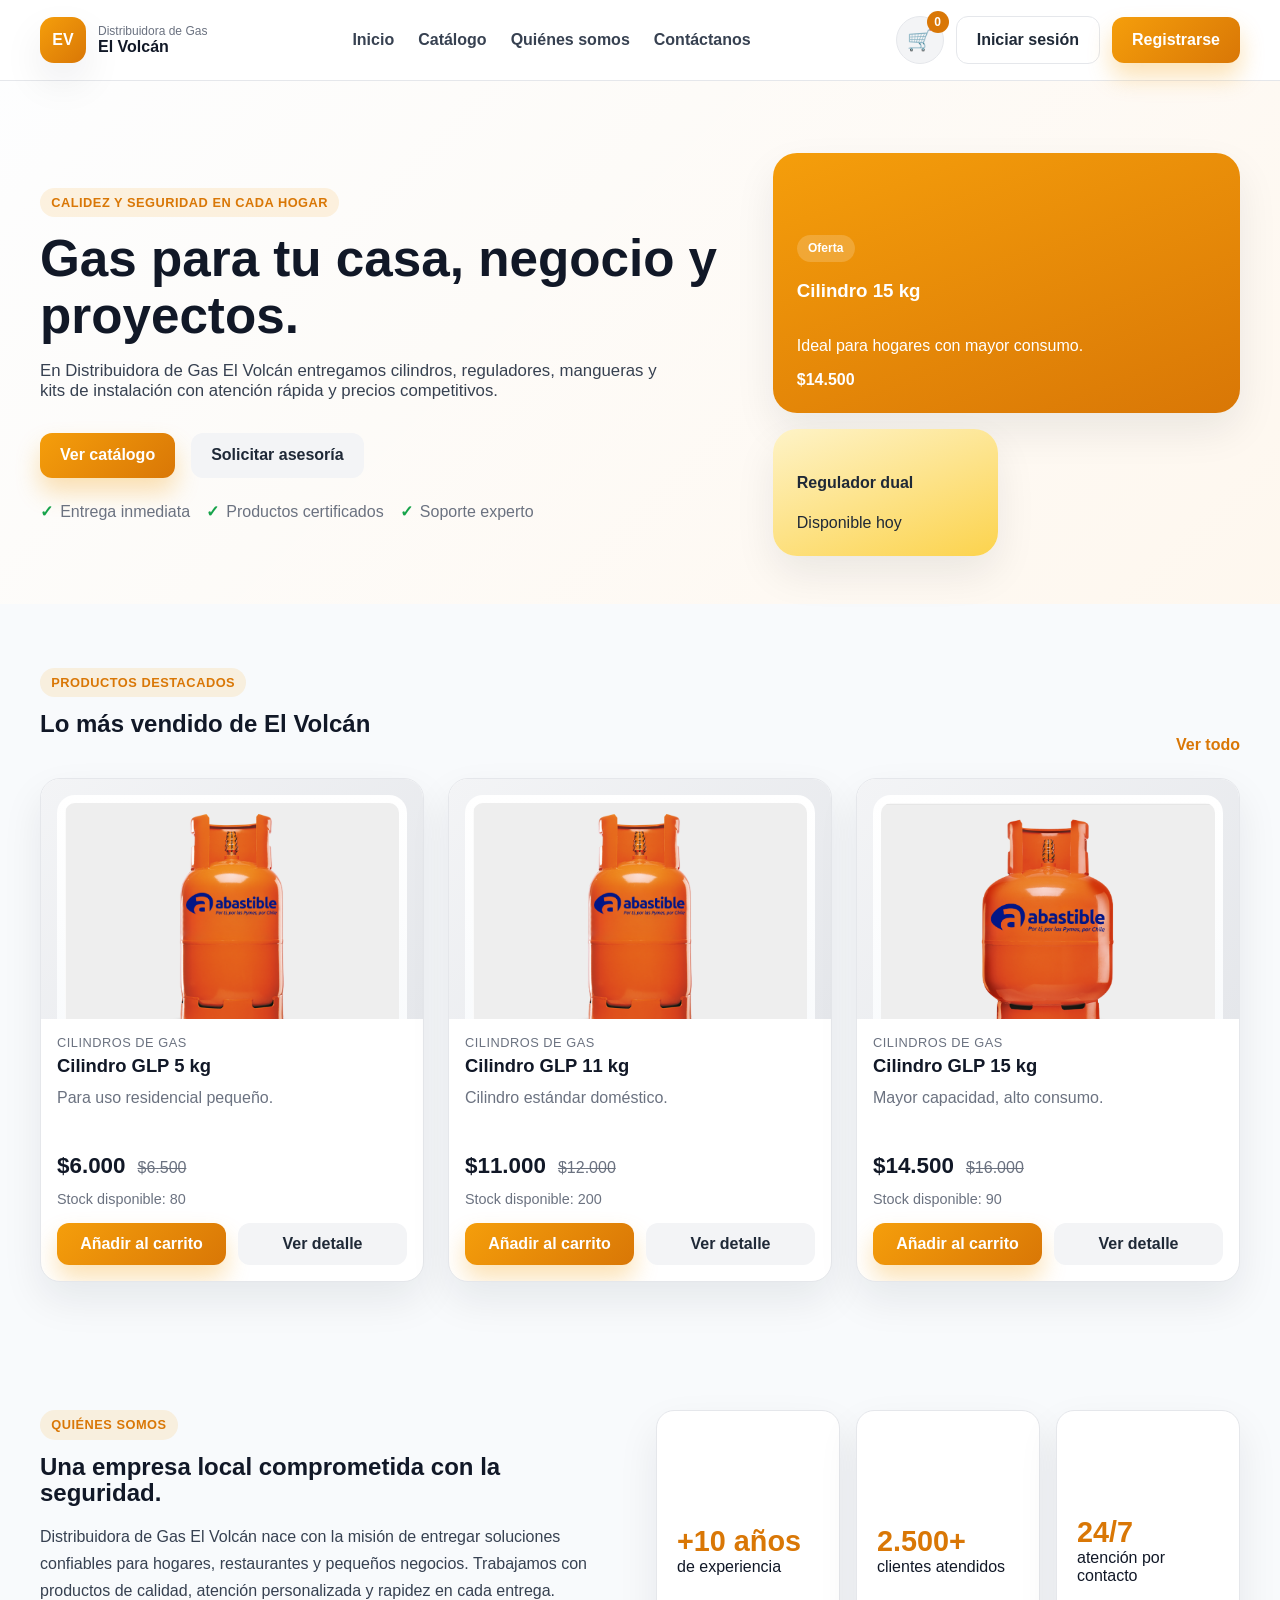
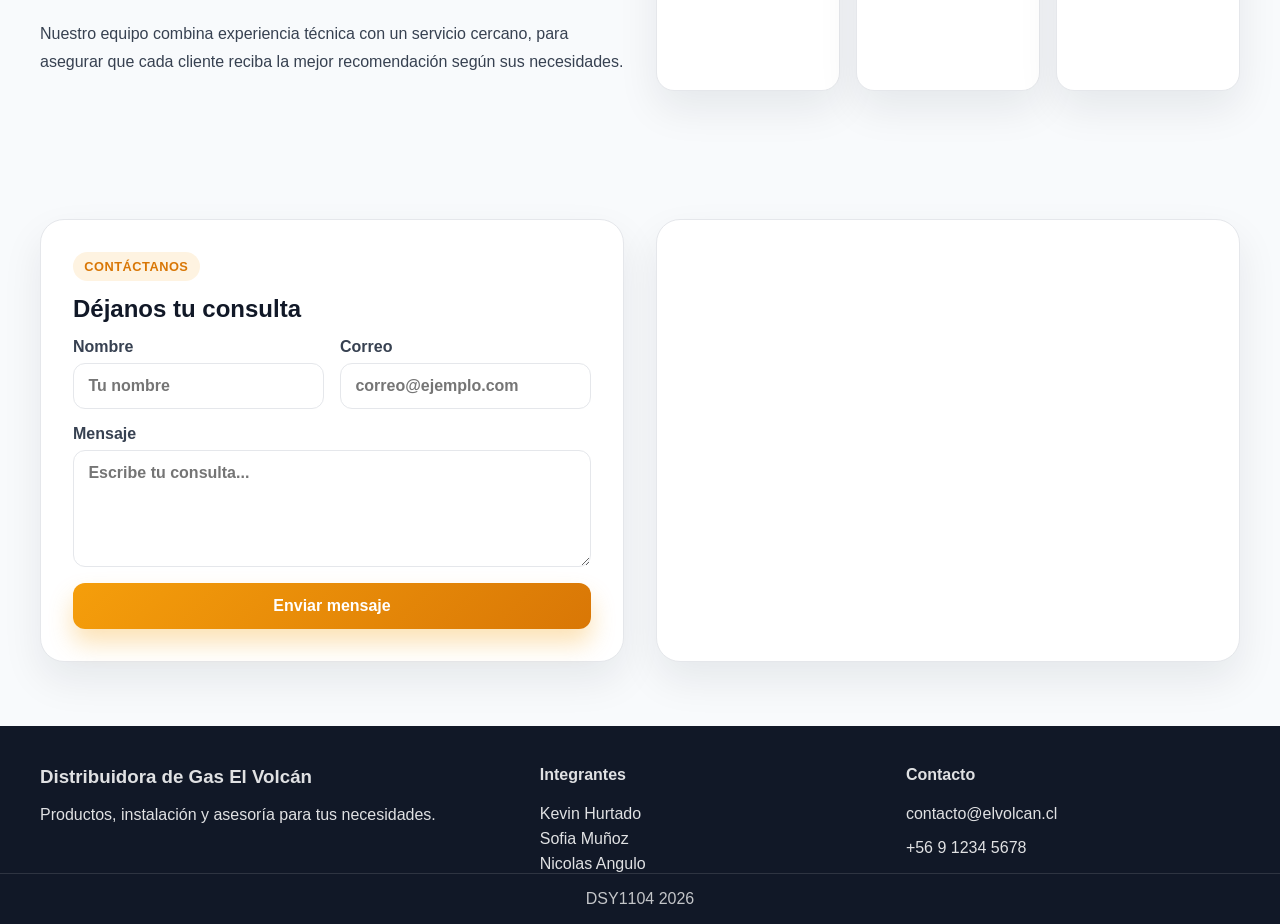
<file: index.html>
<!DOCTYPE html>
<html lang="es">
  <head>
    <meta charset="UTF-8" />
    <meta name="viewport" content="width=device-width, initial-scale=1.0" />
    <title>El Volcán | Distribuidora de Gas</title>
    <link rel="stylesheet" href="assets/css/styles.css" />
  </head>
  <body data-page="index">

    <!-- Este bloque es la parte de arriba de la página.
         Aquí está el logo, el menú y los botones para entrar o ir al carrito.
         Si lo quitaras, la página perdería su navegación principal y sería más difícil moverse entre secciones. -->
    <header class="site-header">
      <div class="container nav-wrap">
        <div class="brand" aria-label="Distribuidora de Gas El Volcán">
          <div class="brand-mark">EV</div>
          <div class="brand-text">
            <span>Distribuidora de Gas</span>
            <strong>El Volcán</strong>
          </div>
        </div>

        <nav class="main-nav" aria-label="Navegación principal">
          <a href="index.html">Inicio</a>
          <a href="catalogo.html">Catálogo</a>
          <a href="#about">Quiénes somos</a>
          <a href="#contact">Contáctanos</a>
        </nav>

        <div class="nav-actions">
          <a href="carrito.html" class="cart-link" aria-label="Ver carrito">
            <span class="cart-icon">🛒</span>
            <span id="cart-count" class="cart-count">0</span>
          </a>
          <a href="login.html" class="btn btn-light">Iniciar sesión</a>
          <a href="registro.html" class="btn btn-primary">Registrarse</a>
        </div>
      </div>
    </header>

    <main>

      <!-- Esta es la primera sección que ves al entrar.
           Sirve para presentar la página y decirle al usuario qué vende la tienda.
           Esta parte ayuda a que la persona entienda rápidamente de qué trata el sitio. -->
      <section class="hero">
        <div class="container hero-grid">
          <div class="hero-copy">
            <span class="eyebrow">Calidez y seguridad en cada hogar</span>
            <h1>Gas para tu casa, negocio y proyectos.</h1>
            <p>
              En Distribuidora de Gas El Volcán entregamos cilindros, reguladores,
              mangueras y kits de instalación con atención rápida y precios competitivos.
            </p>
            <div class="hero-actions">
              <a href="catalogo.html" class="btn btn-primary">Ver catálogo</a>
              <a href="#contact" class="btn btn-secondary">Solicitar asesoría</a>
            </div>
            <ul class="hero-features">
              <li>Entrega inmediata</li>
              <li>Productos certificados</li>
              <li>Soporte experto</li>
            </ul>
          </div>

          <div class="hero-visual" aria-label="Productos destacados de gas">
            <div class="visual-card visual-card-large">
              <span class="card-badge">Oferta</span>
              <h3>Cilindro 15 kg</h3>
              <p>Ideal para hogares con mayor consumo.</p>
              <strong>$14.500</strong>
            </div>
            <div class="visual-card visual-card-small">
              <h4>Regulador dual</h4>
              <span>Disponible hoy</span>
            </div>
          </div>
        </div>
      </section>

      <!-- Aquí se muestran los productos más importantes o más vendidos.
           Es como una vitrina para llamar la atención del cliente.
           Si esta sección desapareciera, el usuario no vería de inmediato lo que la tienda quiere destacar. -->
      <section class="featured-section">
        <div class="container">
          <div class="section-header">
            <div>
              <span class="eyebrow accent">Productos destacados</span>
              <h2>Lo más vendido de El Volcán</h2>
            </div>
            <a href="catalogo.html" class="text-link">Ver todo</a>
          </div>
          <div id="featured-products" class="product-grid"></div>
        </div>
      </section>

      <!-- Esta parte habla de la empresa.
           Explica quiénes son y por qué se puede confiar en ellos.
           Esto ayuda a crear confianza y a que el cliente entienda la historia de la marca. -->
      <section id="about" class="about-section">
        <div class="container about-grid">
          <div class="about-copy">
            <span class="eyebrow accent">Quiénes somos</span>
            <h2>Una empresa local comprometida con la seguridad.</h2>
            <p>
              Distribuidora de Gas El Volcán nace con la misión de entregar soluciones
              confiables para hogares, restaurantes y pequeños negocios. Trabajamos con
              productos de calidad, atención personalizada y rapidez en cada entrega.
            </p>
            <p>
              Nuestro equipo combina experiencia técnica con un servicio cercano, para
              asegurar que cada cliente reciba la mejor recomendación según sus necesidades.
            </p>
          </div>

          <div class="about-stats">
            <div class="stat-box">
              <strong>+10 años</strong>
              <span>de experiencia</span>
            </div>
            <div class="stat-box">
              <strong>2.500+</strong>
              <span>clientes atendidos</span>
            </div>
            <div class="stat-box">
              <strong>24/7</strong>
              <span>atención por contacto</span>
            </div>
          </div>
        </div>
      </section>

      <!-- Aquí el usuario puede escribir una consulta.
           También se ve un mapa para saber dónde está la empresa.
           Si este bloque se quitara, el cliente tendría menos formas de comunicarse con la tienda. -->
      <section id="contact" class="contact-section">
        <div class="container contact-grid">
          <div class="contact-form-wrap">
            <span class="eyebrow accent">Contáctanos</span>
            <h2>Déjanos tu consulta</h2>
            <form class="contact-form">
              <div class="form-row two-columns">
                <label>
                  Nombre
                  <input type="text" placeholder="Tu nombre" />
                </label>
                <label>
                  Correo
                  <input type="email" placeholder="correo@ejemplo.com" />
                </label>
              </div>
              <label>
                Mensaje
                <textarea rows="5" placeholder="Escribe tu consulta..."></textarea>
              </label>
              <button type="submit" class="btn btn-primary">Enviar mensaje</button>
            </form>
          </div>

          <div class="map-card">
            <iframe
              src="https://www.google.com/maps?q=Santiago%20Chile&output=embed"
              loading="lazy"
              referrerpolicy="no-referrer-when-downgrade"
              title="Mapa de ubicación"
            ></iframe>
          </div>
        </div>
      </section>
    </main>

    <!-- Este es el final de la página.
         Aquí se pone información extra como contacto y los nombres de los integrantes. -->
    <footer class="site-footer">
      <div class="container footer-grid">
        <div>
          <h3>Distribuidora de Gas El Volcán</h3>
          <p>Productos, instalación y asesoría para tus necesidades.</p>
        </div>

        <div>
          <h4>Integrantes</h4>
          <ul>
            <li>Kevin Hurtado</li>
            <li>Sofia Muñoz</li>
            <li>Nicolas Angulo</li>
          </ul>
        </div>

        <div>
          <h4>Contacto</h4>
          <p>contacto@elvolcan.cl</p>
          <p>+56 9 1234 5678</p>
        </div>
      </div>
      <div class="footer-bottom">DSY1104 2026</div>
    </footer>

    <script src="js/storage.js"></script>
    <script src="js/catalog.js"></script>
    <script src="js/cart.js"></script>
    <script src="js/app.js"></script>
  </body>
</html>
</file>
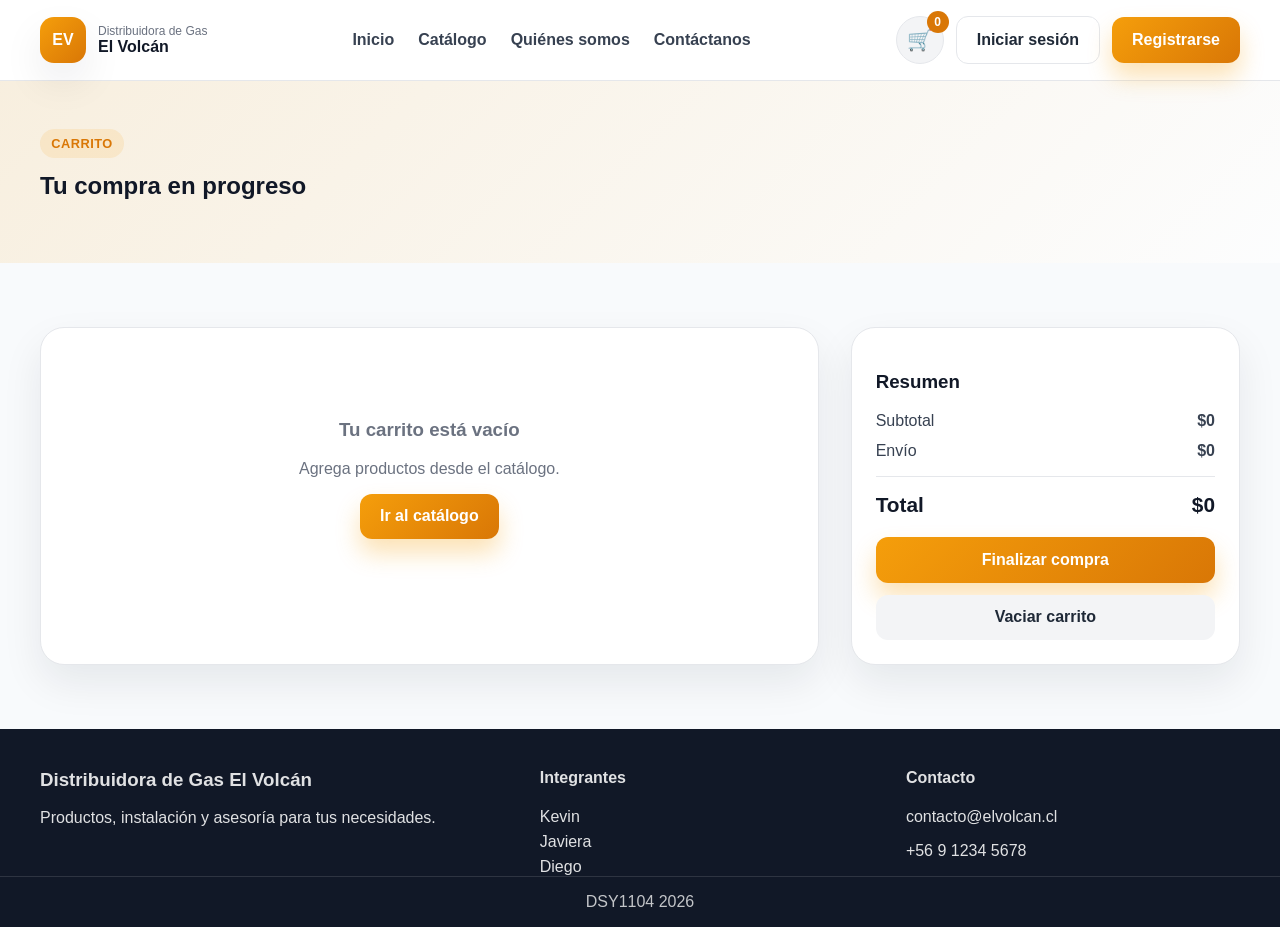
<file: carrito.html>
<!DOCTYPE html>
<html lang="es">
  <head>
    <meta charset="UTF-8" />
    <meta name="viewport" content="width=device-width, initial-scale=1.0" />
    <title>Carrito | El Volcán</title>
    <link rel="stylesheet" href="assets/css/styles.css" />
  </head>
  <body data-page="carrito">

    <!-- Esta es la parte de arriba.
         Aquí se coloca el menú para ir a otras páginas del sitio.
         Si esta parte faltara, el usuario no podría volver fácilmente al catálogo o inicio. -->
    <header class="site-header">
      <div class="container nav-wrap">
        <div class="brand" aria-label="Distribuidora de Gas El Volcán">
          <div class="brand-mark">EV</div>
          <div class="brand-text">
            <span>Distribuidora de Gas</span>
            <strong>El Volcán</strong>
          </div>
        </div>

        <nav class="main-nav" aria-label="Navegación principal">
          <a href="index.html">Inicio</a>
          <a href="catalogo.html">Catálogo</a>
          <a href="index.html#about">Quiénes somos</a>
          <a href="index.html#contact">Contáctanos</a>
        </nav>

        <div class="nav-actions">
          <a href="carrito.html" class="cart-link" aria-label="Ver carrito">
            <span class="cart-icon">🛒</span>
            <span id="cart-count" class="cart-count">0</span>
          </a>
          <a href="login.html" class="btn btn-light">Iniciar sesión</a>
          <a href="registro.html" class="btn btn-primary">Registrarse</a>
        </div>
      </div>
    </header>

    <main>

      <!-- Esta seccion dice que estamos en la página del carrito.
           Es como el título de esa etapa de la compra.
           Sirve para dejar claro que ya estamos en la parte donde se prepara el pedido. -->
      <section class="page-hero small-hero">
        <div class="container">
          <span class="eyebrow accent">Carrito</span>
          <h1>Tu compra en progreso</h1>
        </div>
      </section>

      <!-- Aquí se ve lo que el usuario ha agregado al carrito.
           A la izquierda aparecen los productos y a la derecha el resumen del total.
           Es la parte más importante de esta página porque muestra exactamente qué se va a comprar. -->
      <section class="featured-section">
        <div class="container cart-layout">
          <div class="cart-card">
            <div id="cart-items"></div>
          </div>

          <aside class="summary-box">
            <h3>Resumen</h3>
            <div class="summary-row">
              <span>Subtotal</span>
              <strong id="subtotal">$0</strong>
            </div>
            <div class="summary-row">
              <span>Envío</span>
              <strong id="shipping">$0</strong>
            </div>
            <div class="summary-total">
              <span>Total</span>
              <span id="total">$0</span>
            </div>
            <div class="summary-actions">
              <button id="checkout-btn" class="btn btn-primary">Finalizar compra</button>
              <button id="clear-cart-btn" class="btn btn-secondary">Vaciar carrito</button>
            </div>
          </aside>
        </div>
      </section>
    </main>

    <!-- Este bloque es el final de la página.
         Aquí aparecen los datos de contacto y la información de la empresa. -->
    <footer class="site-footer">
      <div class="container footer-grid">
        <div>
          <h3>Distribuidora de Gas El Volcán</h3>
          <p>Productos, instalación y asesoría para tus necesidades.</p>
        </div>
        <div>
          <h4>Integrantes</h4>
          <ul>
            <li>Kevin</li>
            <li>Javiera</li>
            <li>Diego</li>
          </ul>
        </div>
        <div>
          <h4>Contacto</h4>
          <p>contacto@elvolcan.cl</p>
          <p>+56 9 1234 5678</p>
        </div>
      </div>
      <div class="footer-bottom">DSY1104 2026</div>
    </footer>

    <script src="js/storage.js"></script>
    <script src="js/catalog.js"></script>
    <script src="js/cart.js"></script>
    <script src="js/app.js"></script>
  </body>
</html>
</file>
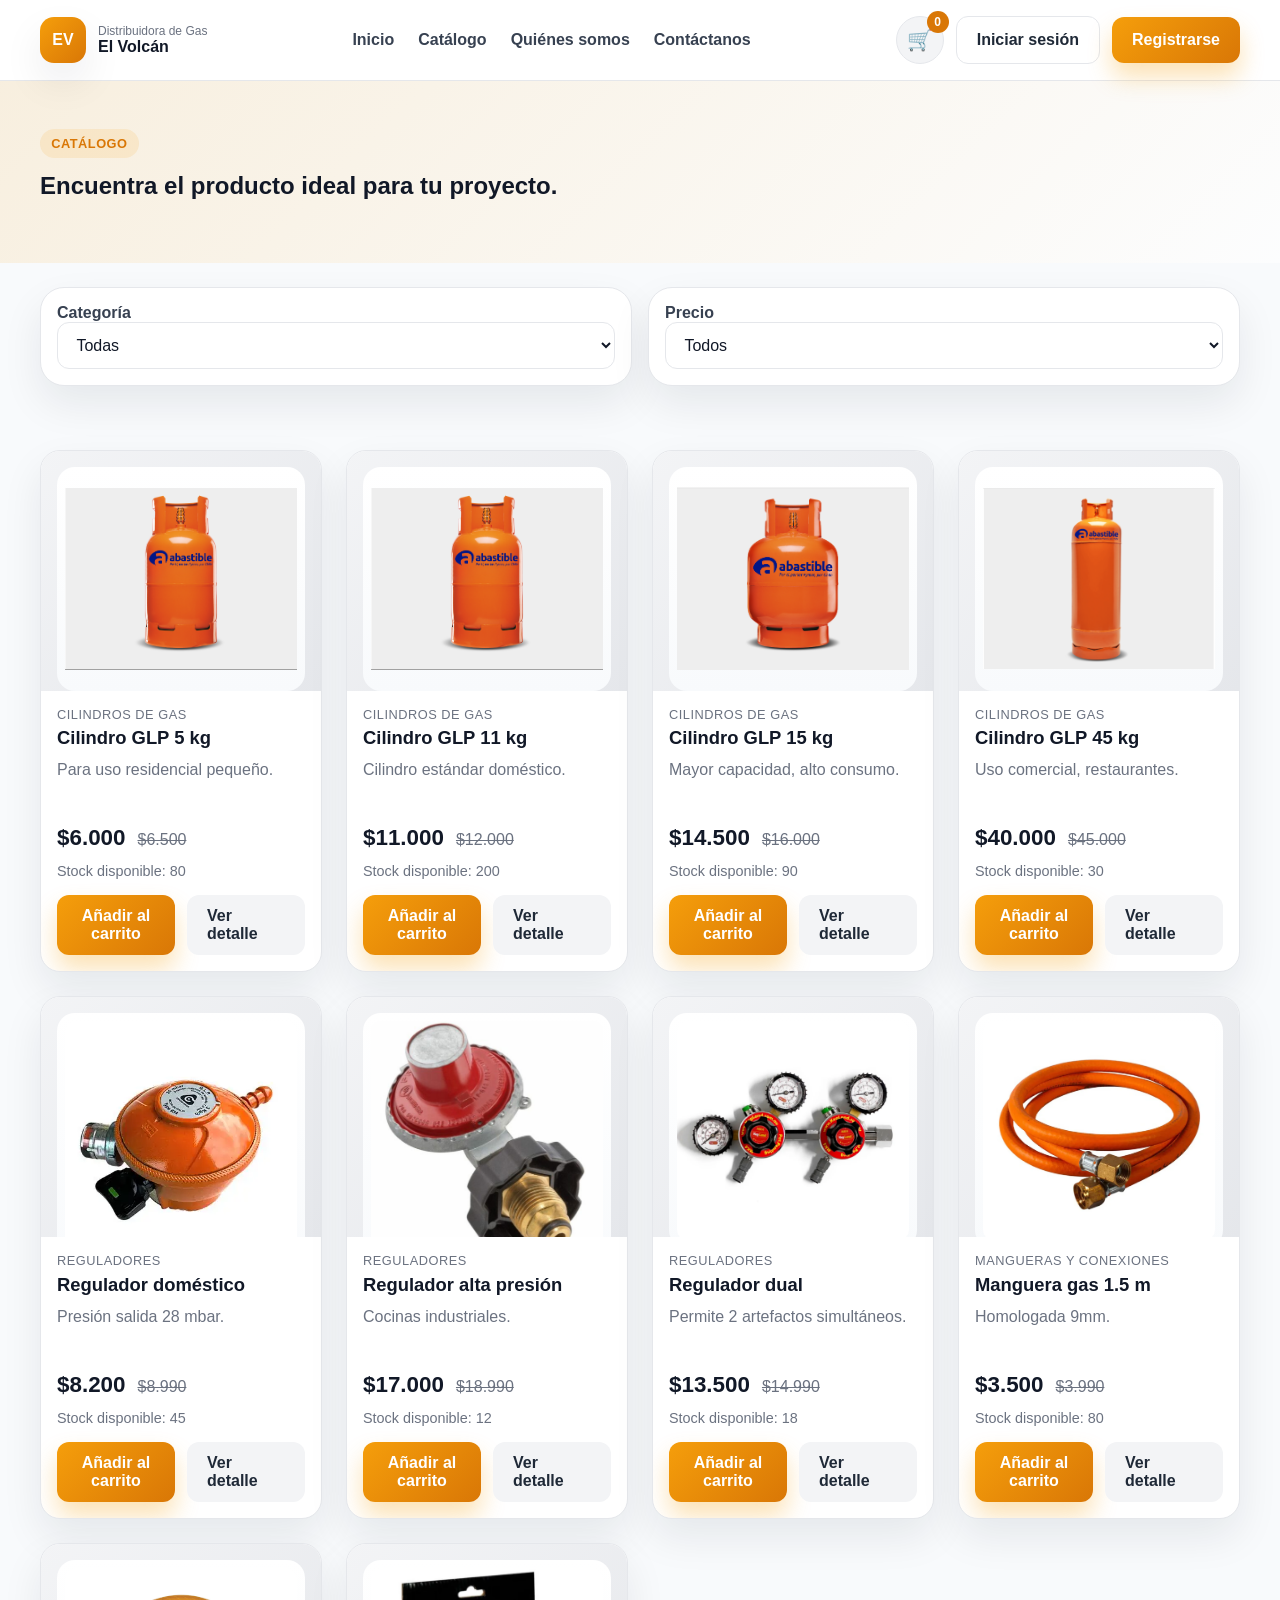
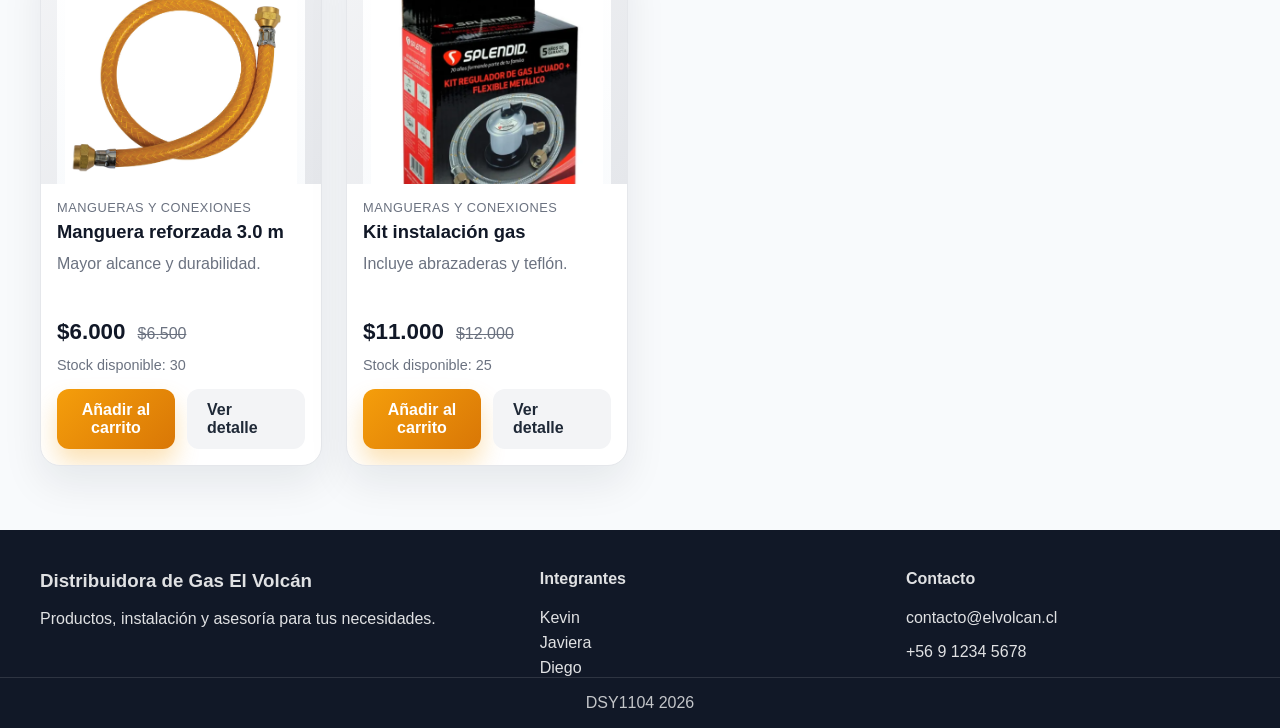
<file: catalogo.html>
<!DOCTYPE html>
<html lang="es">
  <head>
    <meta charset="UTF-8" />
    <meta name="viewport" content="width=device-width, initial-scale=1.0" />
    <title>Catálogo | El Volcán</title>
    <link rel="stylesheet" href="assets/css/styles.css" />
  </head>
  <body data-page="catalogo">

    <!-- Este bloque se repite en varias páginas.
         Es la barra de navegación que ayuda a moverse entre secciones.
         Si lo cambiaras, todas las páginas podrían quedar con una forma distinta de navegar. -->
    <header class="site-header">
      <div class="container nav-wrap">
        <div class="brand" aria-label="Distribuidora de Gas El Volcán">
          <div class="brand-mark">EV</div>
          <div class="brand-text">
            <span>Distribuidora de Gas</span>
            <strong>El Volcán</strong>
          </div>
        </div>

        <nav class="main-nav" aria-label="Navegación principal">
          <a href="index.html">Inicio</a>
          <a href="catalogo.html">Catálogo</a>
          <a href="index.html#about">Quiénes somos</a>
          <a href="index.html#contact">Contáctanos</a>
        </nav>

        <div class="nav-actions">
          <a href="carrito.html" class="cart-link" aria-label="Ver carrito">
            <span class="cart-icon">🛒</span>
            <span id="cart-count" class="cart-count">0</span>
          </a>
          <a href="login.html" class="btn btn-light">Iniciar sesión</a>
          <a href="registro.html" class="btn btn-primary">Registrarse</a>
        </div>
      </div>
    </header>

    <main>

      <!-- Esta sección sirve como encabezado del catálogo.
           Aquí se ve el título de la página y se da una primera idea del contenido.
           Es como el cartel que le dice al usuario en qué parte de la tienda está ahora. -->
      <section class="page-hero small-hero">
        <div class="container">
          <span class="eyebrow accent">Catálogo</span>
          <h1>Encuentra el producto ideal para tu proyecto.</h1>
        </div>
      </section>

      <!-- Aquí el usuario puede elegir cómo quiere ver los productos.
           Puede filtrar por categoría o por precio para encontrar algo más rápido.
           Esto ayuda mucho porque evita que el cliente tenga que revisar todos los productos uno por uno. -->
      <section class="catalog-filters">
        <div class="container filters-wrap">
          <div class="filter-card">
            <label for="category-filter">Categoría</label>
            <select id="category-filter">
              <option value="all">Todas</option>
            </select>
          </div>

          <div class="filter-card">
            <label for="price-filter">Precio</label>
            <select id="price-filter">
              <option value="all">Todos</option>
              <option value="0-10000">Hasta $10.000</option>
              <option value="10001-20000">$10.001 - $20.000</option>
              <option value="20001-30000">$20.001 - $30.000</option>
              <option value="30001-999999">Más de $30.000</option>
            </select>
          </div>
        </div>
      </section>

      <!-- Aquí se muestran los productos que cumplen con los filtros.
           Esta parte se llena con JavaScript, por eso no aparece escrita directamente en el HTML.
           Si esta zona no se llenara, la página se vería vacía o incompleta. -->
      <section class="catalog-section">
        <div class="container">
          <div id="catalog-grid" class="product-grid"></div>
        </div>
      </section>
    </main>

    <!-- Este es el final de la página.
         Se usa para mostrar información de la empresa y datos de contacto. -->
    <footer class="site-footer">
      <div class="container footer-grid">
        <div>
          <h3>Distribuidora de Gas El Volcán</h3>
          <p>Productos, instalación y asesoría para tus necesidades.</p>
        </div>
        <div>
          <h4>Integrantes</h4>
          <ul>
            <li>Kevin</li>
            <li>Javiera</li>
            <li>Diego</li>
          </ul>
        </div>
        <div>
          <h4>Contacto</h4>
          <p>contacto@elvolcan.cl</p>
          <p>+56 9 1234 5678</p>
        </div>
      </div>
      <div class="footer-bottom">DSY1104 2026</div>
    </footer>

    <script src="js/storage.js"></script>
    <script src="js/catalog.js"></script>
    <script src="js/cart.js"></script>
    <script src="js/app.js"></script>
  </body>
</html>
</file>
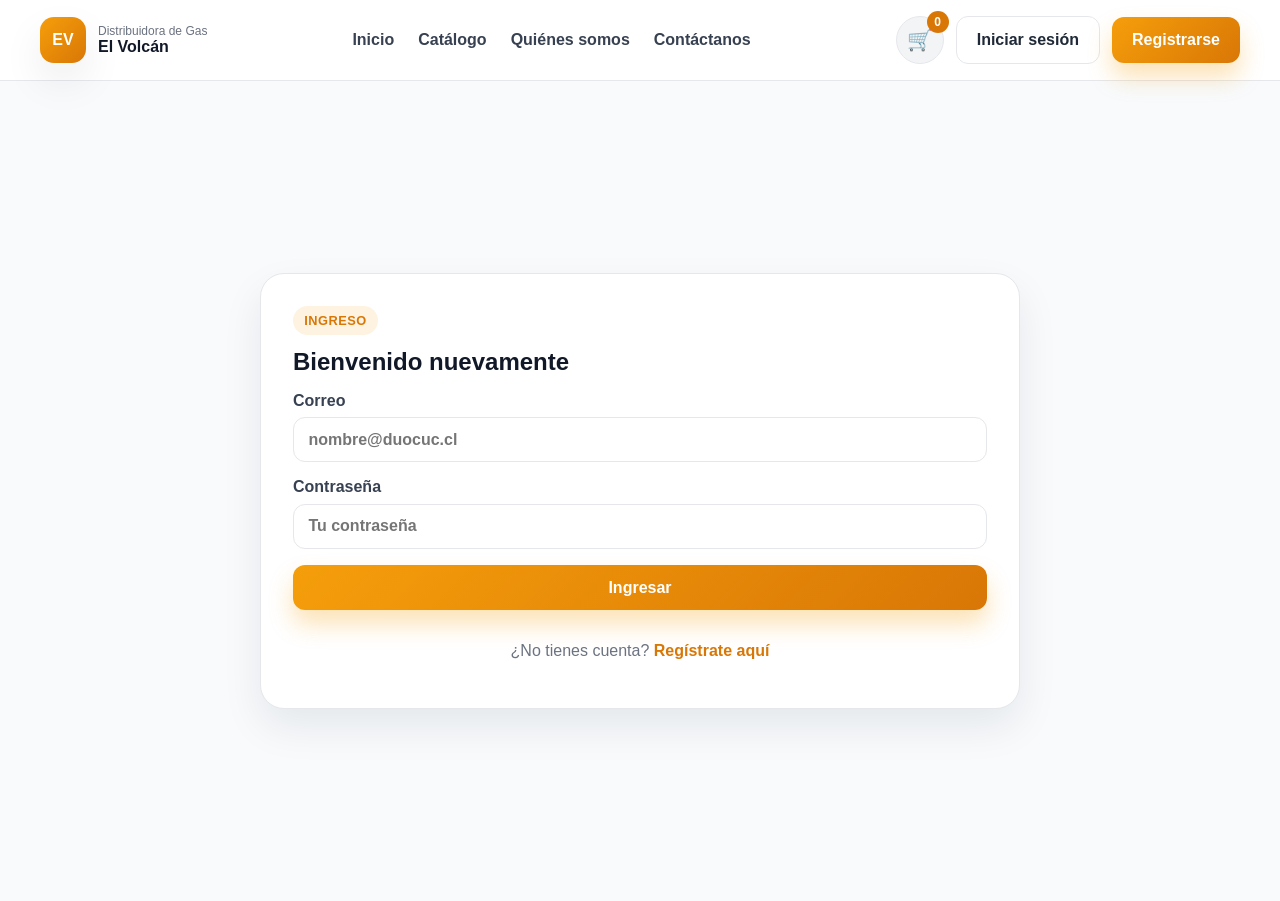
<file: Login.html>
<!DOCTYPE html>
<html lang="es">
  <head>
    <meta charset="UTF-8" />
    <meta name="viewport" content="width=device-width, initial-scale=1.0" />
    <title>Login | El Volcán</title>
    <link rel="stylesheet" href="assets/css/styles.css" />
  </head>
  <body data-page="login">

    <!-- Esta parte de arriba sirve para navegar por el sitio.
         Aquí puedes ir al inicio, catálogo y otras páginas.
         Si esta barra desapareciera, el usuario tendría menos opciones y podría sentirse perdido. -->
    <header class="site-header">
      <div class="container nav-wrap">
        <div class="brand" aria-label="Distribuidora de Gas El Volcán">
          <div class="brand-mark">EV</div>
          <div class="brand-text">
            <span>Distribuidora de Gas</span>
            <strong>El Volcán</strong>
          </div>
        </div>

        <nav class="main-nav" aria-label="Navegación principal">
          <a href="index.html">Inicio</a>
          <a href="catalogo.html">Catálogo</a>
          <a href="index.html#about">Quiénes somos</a>
          <a href="index.html#contact">Contáctanos</a>
        </nav>

        <div class="nav-actions">
          <a href="carrito.html" class="cart-link" aria-label="Ver carrito">
            <span class="cart-icon">🛒</span>
            <span id="cart-count" class="cart-count">0</span>
          </a>
          <a href="login.html" class="btn btn-light">Iniciar sesión</a>
          <a href="registro.html" class="btn btn-primary">Registrarse</a>
        </div>
      </div>
    </header>

    <main>

      <!-- Aquí el usuario inicia sesión.
           En esta sección escribe su correo y contraseña para entrar al sitio.
           Sin esta parte no podría acceder a su cuenta ni ver su información personal dentro de la tienda. -->
      <section class="auth-section">
        <div class="container auth-shell">
          <div class="auth-card">
            <span class="eyebrow accent">Ingreso</span>
            <h1>Bienvenido nuevamente</h1>
            <form id="login-form" class="auth-form">
              <label>
                Correo
                <input type="email" name="email" placeholder="nombre@duocuc.cl" required />
              </label>

              <label>
                Contraseña
                <input type="password" name="password" placeholder="Tu contraseña" required />
              </label>

              <button type="submit" class="btn btn-primary full-width">Ingresar</button>
              <p class="auth-link">
                ¿No tienes cuenta? <a href="registro.html">Regístrate aquí</a>
              </p>
            </form>
          </div>
        </div>
      </section>
    </main>

    <script src="js/storage.js"></script>
    <script src="js/auth.js"></script>
    <script src="js/cart.js"></script>
    <script src="js/app.js"></script>
  </body>
</html>
</file>
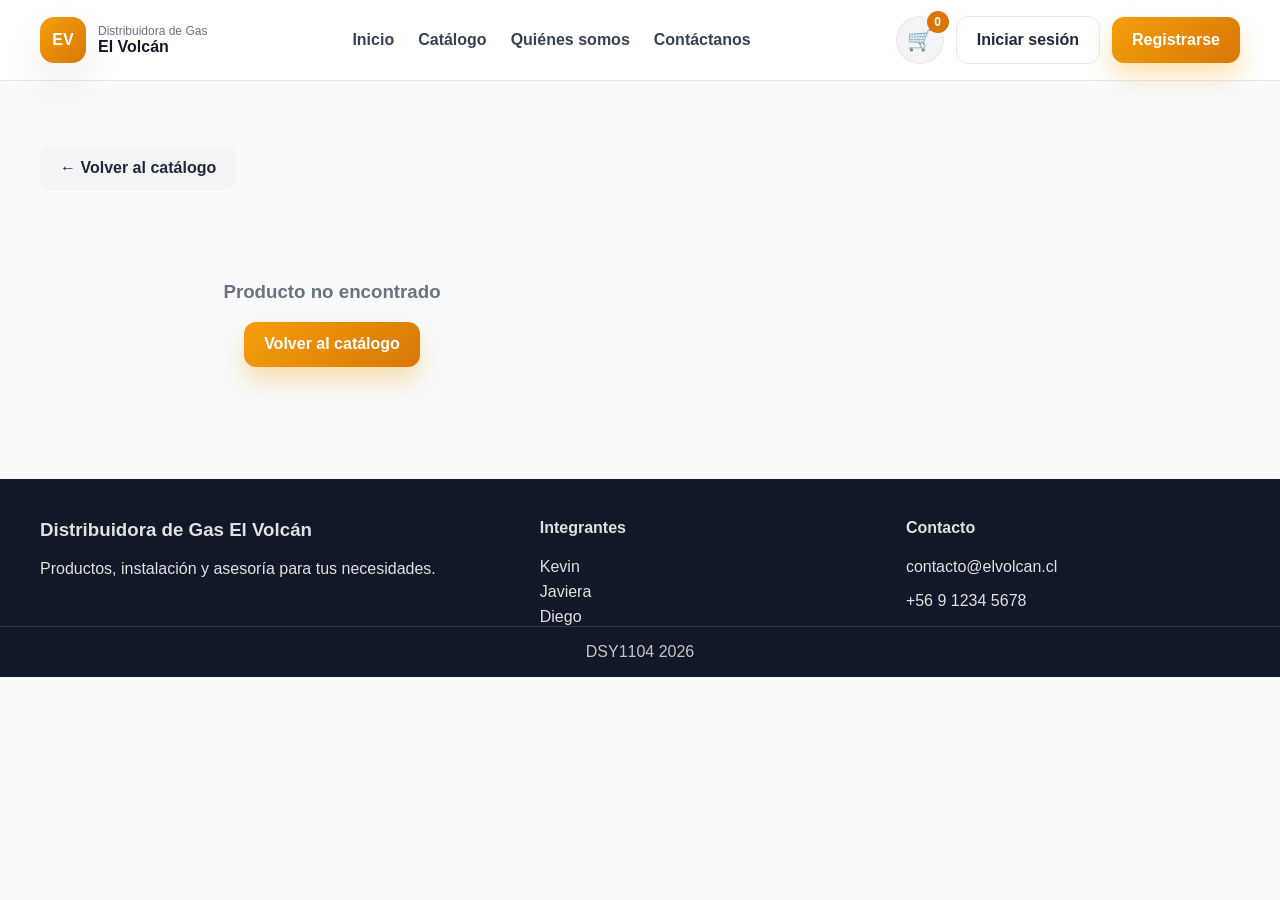
<file: producto.html>
<!DOCTYPE html>
<html lang="es">
  <head>
    <meta charset="UTF-8" />
    <meta name="viewport" content="width=device-width, initial-scale=1.0" />
    <title>Detalle de producto | El Volcán</title>
    <link rel="stylesheet" href="assets/css/styles.css" />
  </head>
  <body data-page="producto">

    <!-- Esta parte es la barra de navegación.
         Sirve para ir a otras páginas como inicio, catálogo o carrito.
         Es la forma en que el usuario se mueve por la tienda sin perderse. -->
    <header class="site-header">
      <div class="container nav-wrap">
        <div class="brand" aria-label="Distribuidora de Gas El Volcán">
          <div class="brand-mark">EV</div>
          <div class="brand-text">
            <span>Distribuidora de Gas</span>
            <strong>El Volcán</strong>
          </div>
        </div>

        <nav class="main-nav" aria-label="Navegación principal">
          <a href="index.html">Inicio</a>
          <a href="catalogo.html">Catálogo</a>
          <a href="index.html#about">Quiénes somos</a>
          <a href="index.html#contact">Contáctanos</a>
        </nav>

        <div class="nav-actions">
          <a href="carrito.html" class="cart-link" aria-label="Ver carrito">
            <span class="cart-icon">🛒</span>
            <span id="cart-count" class="cart-count">0</span>
          </a>
          <a href="login.html" class="btn btn-light">Iniciar sesión</a>
          <a href="registro.html" class="btn btn-primary">Registrarse</a>
        </div>
      </div>
    </header>

    <main>

      <!-- Aquí se ve la información completa de un producto.
           Se muestra la imagen, el nombre, el precio y una descripción más detallada.
           Esta sección ayuda al cliente a decidir si quiere comprarlo o no. -->
      <section class="product-detail-page">
        <div class="container">
          <a href="catalogo.html" class="btn btn-secondary back-link">← Volver al catálogo</a>
          <div id="product-detail" class="product-detail-grid"></div>
        </div>
      </section>
    </main>

    <!-- Este bloque final ayuda a cerrar la página.
         Aquí se muestran datos de contacto y más información de la empresa. -->
    <footer class="site-footer">
      <div class="container footer-grid">
        <div>
          <h3>Distribuidora de Gas El Volcán</h3>
          <p>Productos, instalación y asesoría para tus necesidades.</p>
        </div>
        <div>
          <h4>Integrantes</h4>
          <ul>
            <li>Kevin</li>
            <li>Javiera</li>
            <li>Diego</li>
          </ul>
        </div>
        <div>
          <h4>Contacto</h4>
          <p>contacto@elvolcan.cl</p>
          <p>+56 9 1234 5678</p>
        </div>
      </div>
      <div class="footer-bottom">DSY1104 2026</div>
    </footer>

    <script src="js/storage.js"></script>
    <script src="js/catalog.js"></script>
    <script src="js/cart.js"></script>
    <script src="js/app.js"></script>
  </body>
</html>
</file>
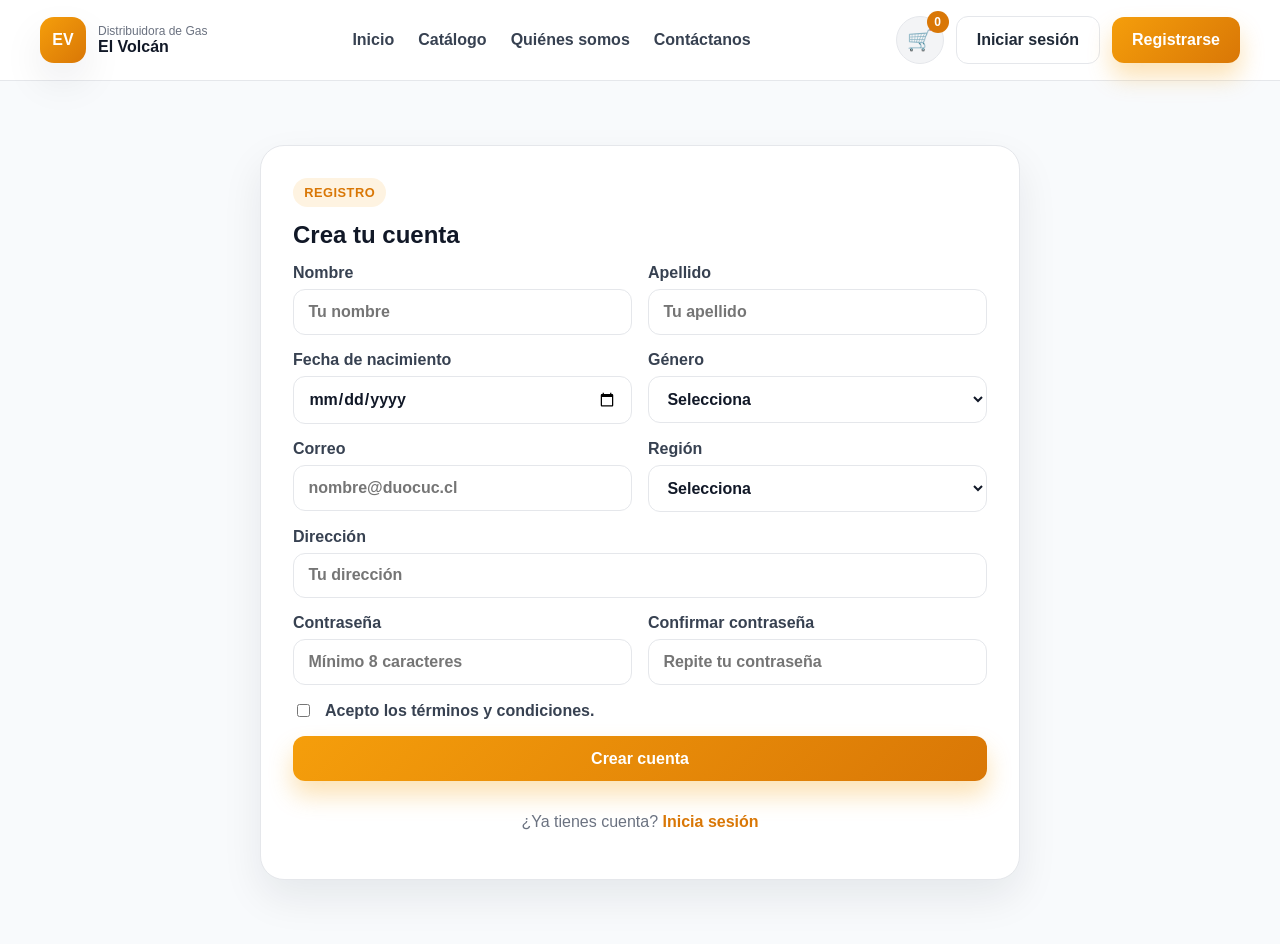
<file: registro.html>
<!DOCTYPE html>
<html lang="es">
  <head>
    <meta charset="UTF-8" />
    <meta name="viewport" content="width=device-width, initial-scale=1.0" />
    <title>Registro | El Volcán</title>
    <link rel="stylesheet" href="assets/css/styles.css" />
  </head>
  <body data-page="registro">

    <!-- Este bloque es el menú principal.
         Ayuda al usuario a moverse entre las páginas del sitio.
         Es la guía que le dice dónde puede ir para seguir navegando. -->
    <header class="site-header">
      <div class="container nav-wrap">
        <div class="brand" aria-label="Distribuidora de Gas El Volcán">
          <div class="brand-mark">EV</div>
          <div class="brand-text">
            <span>Distribuidora de Gas</span>
            <strong>El Volcán</strong>
          </div>
        </div>

        <nav class="main-nav" aria-label="Navegación principal">
          <a href="index.html">Inicio</a>
          <a href="catalogo.html">Catálogo</a>
          <a href="index.html#about">Quiénes somos</a>
          <a href="index.html#contact">Contáctanos</a>
        </nav>

        <div class="nav-actions">
          <a href="carrito.html" class="cart-link" aria-label="Ver carrito">
            <span class="cart-icon">🛒</span>
            <span id="cart-count" class="cart-count">0</span>
          </a>
          <a href="login.html" class="btn btn-light">Iniciar sesión</a>
          <a href="registro.html" class="btn btn-primary">Registrarse</a>
        </div>
      </div>
    </header>

    <main>

      <!-- Aquí una persona puede crear su cuenta.
           En esta sección llena sus datos para registrarse en la tienda.
           Si esta parte no existiera, el usuario no podría crear una cuenta ni guardar su información. -->
      <section class="auth-section">
        <div class="container auth-shell">
          <div class="auth-card">
            <span class="eyebrow accent">Registro</span>
            <h1>Crea tu cuenta</h1>
            <form id="register-form" class="auth-form">
              <div class="form-row two-columns">
                <label>
                  Nombre
                  <input type="text" name="nombre" placeholder="Tu nombre" required />
                </label>
                <label>
                  Apellido
                  <input type="text" name="apellido" placeholder="Tu apellido" required />
                </label>
              </div>

              <div class="form-row two-columns">
                <label>
                  Fecha de nacimiento
                  <input type="date" name="fechaNacimiento" required />
                </label>
                <label>
                  Género
                  <select name="genero" required>
                    <option value="">Selecciona</option>
                    <option value="Masculino">Masculino</option>
                    <option value="Femenino">Femenino</option>
                    <option value="No binario">No binario</option>
                    <option value="Prefiero no decir">Prefiero no decir</option>
                  </select>
                </label>
              </div>

              <div class="form-row two-columns">
                <label>
                  Correo
                  <input type="email" name="email" placeholder="nombre@duocuc.cl" required />
                </label>
                <label>
                  Región
                  <select name="region" required>
                    <option value="">Selecciona</option>
                    <option value="Metropolitana">Metropolitana</option>
                    <option value="Valparaíso">Valparaíso</option>
                    <option value="Biobío">Biobío</option>
                    <option value="La Araucanía">La Araucanía</option>
                    <option value="Otra">Otra</option>
                  </select>
                </label>
              </div>

              <label>
                Dirección
                <input type="text" name="direccion" placeholder="Tu dirección" required />
              </label>

              <div class="form-row two-columns">
                <label>
                  Contraseña
                  <input type="password" name="password" placeholder="Mínimo 8 caracteres" required />
                </label>
                <label>
                  Confirmar contraseña
                  <input type="password" name="confirmPassword" placeholder="Repite tu contraseña" required />
                </label>
              </div>

              <label class="checkbox-wrap">
                <input type="checkbox" name="terms" required />
                <span>Acepto los términos y condiciones.</span>
              </label>

              <button type="submit" class="btn btn-primary full-width">Crear cuenta</button>
              <p class="auth-link">
                ¿Ya tienes cuenta? <a href="login.html">Inicia sesión</a>
              </p>
            </form>
          </div>
        </div>
      </section>
    </main>

    <script src="js/storage.js"></script>
    <script src="js/auth.js"></script>
    <script src="js/cart.js"></script>
    <script src="js/app.js"></script>
  </body>
</html>
</file>
<file: assets/css/styles.css>
/*
  Aquí se definen los colores y tamaños principales del sitio.
  Es como la "paleta" que usa toda la página para verse ordenada.
  Si cambias estos valores, todo el sitio podría verse más claro, más oscuro o más grande. 
*/
:root {
  --primary: #f59e0b;
  --primary-dark: #d97706;
  --secondary: #f3f4f6;
  --accent: #1f2937;
  --accent-soft: #374151;
  --text: #111827;
  --muted: #6b7280;
  --light: #ffffff;
  --danger: #dc2626;
  --success: #16a34a;
  --border: #e5e7eb;
  --shadow: 0 18px 40px rgba(15, 23, 42, 0.08);
}

/*
  Aquí se ponen algunas reglas básicas para que todo se vea bien
  desde el inicio y no cambie mucho entre navegadores.
*/
* {
  box-sizing: border-box;
}

html {
  scroll-behavior: smooth;
}

body {
  margin: 0;
  font-family: Arial, Helvetica, sans-serif;
  background: #f8fafc;
  color: var(--text);
}

a {
  text-decoration: none;
  color: inherit;
}

img {
  max-width: 100%;
  display: block;
}

button,
input,
select,
textarea {
  font: inherit;
}

.container {
  width: min(1200px, calc(100% - 2rem));
  margin: 0 auto;
}

/*
  Este bloque hace que la parte de arriba de la página se vea bonita.
  Aquí están el logo, el menú y los botones para ir al carrito o iniciar sesión.
*/
.site-header {
  position: sticky;
  top: 0;
  z-index: 30;
  background: rgba(255, 255, 255, 0.96);
  backdrop-filter: blur(8px);
  border-bottom: 1px solid var(--border);
}

/*
  nav-wrap: organiza el contenido del header en una fila con espacio entre los elementos.
  Esto hace que el logo, el menú y los botones queden alineados y ordenados.
*/
.nav-wrap {
  display: flex;
  align-items: center;
  justify-content: space-between;
  gap: 1rem;
  min-height: 80px;
}

/*
  brand: crea el bloque del logo y el nombre de la empresa.
  Aquí se junta el símbolo EV con el texto de marca para formar el identificador visual.
*/
.brand {
  display: flex;
  align-items: center;
  gap: 0.75rem;
}

/*
  brand-mark: dibuja el cuadrado con la letra EV.
  Esta clase le da el color amarillo y la forma redondeada para que el logo se vea destacado.
*/
.brand-mark {
  width: 46px;
  height: 46px;
  border-radius: 14px;
  display: grid;
  place-items: center;
  background: linear-gradient(135deg, var(--primary), var(--primary-dark));
  color: var(--light);
  font-weight: 800;
  box-shadow: var(--shadow);
}

/*
  brand-text: organiza el texto del logo en una columna.
  Esto hace que el nombre de la empresa se vea ordenado, con el subtítulo arriba y el nombre fuerte abajo.
*/
.brand-text {
  display: flex;
  flex-direction: column;
  line-height: 1.1;
}

.brand-text span {
  font-size: 0.75rem;
  color: var(--muted);
}

/*
  main-nav: crea el menú principal de navegación.
  Con display flex, los enlaces quedan en línea y con espacio entre ellos.
*/
.main-nav {
  display: flex;
  align-items: center;
  gap: 1.5rem;
  font-weight: 600;
}

/*
  main-nav a: cambia el color y la apariencia de cada enlace del menú.
  Esto hace que los links se vean claros y fáciles de identificar.
*/
.main-nav a {
  color: var(--accent-soft);
}

/*
  nav-actions: agrupa los botones de la derecha del header.
  Aquí se colocan el carrito, iniciar sesión y registrarse para que queden alineados.
*/
.nav-actions {
  display: flex;
  align-items: center;
  gap: 0.75rem;
}

/*
  user-badge: crea la etiqueta visual que muestra el nombre del usuario logueado.
  Esta clase da fondo amarillo suave, borde y texto oscuro para que se vea como una insignia.
*/
.user-badge {
  display: inline-flex;
  align-items: center;
  justify-content: center;
  min-height: 48px;
  padding: 0.7rem 1rem;
  border-radius: 12px;
  background: rgba(245, 158, 11, 0.12);
  border: 1px solid rgba(245, 158, 11, 0.2);
  color: var(--primary-dark);
  font-weight: 700;
}

.logout-btn {
  white-space: nowrap;
}

/*
  Este bloque sirve para los mensajes que aparecen en pantalla.
  Por ejemplo, cuando agregas un producto o cuando ocurre un error.
  Gracias a esto, el usuario recibe una respuesta visual y sabe qué pasó. 
*/
.inline-notice-container {
  position: fixed;
  top: 90px;
  right: 20px;
  z-index: 200;
  display: flex;
  flex-direction: column;
  gap: 0.75rem;
  pointer-events: none;
}

.notice-card {
  display: flex;
  align-items: center;
  gap: 0.75rem;
  min-width: 280px;
  max-width: 360px;
  padding: 0.9rem 1rem;
  border-radius: 16px;
  background: rgba(255, 255, 255, 0.98);
  border-left: 6px solid var(--primary);
  box-shadow: var(--shadow);
  opacity: 0;
  transform: translateY(-8px);
  transition: opacity 0.25s ease, transform 0.25s ease;
  pointer-events: auto;
}

.notice-card.visible {
  opacity: 1;
  transform: translateY(0);
}

.notice-card.success {
  border-left-color: var(--success);
}

.notice-card.error {
  border-left-color: var(--danger);
}

.notice-icon {
  width: 28px;
  height: 28px;
  border-radius: 50%;
  display: grid;
  place-items: center;
  font-weight: 800;
  color: var(--light);
  background: var(--primary);
}

.notice-card.success .notice-icon {
  background: var(--success);
}

.notice-card.error .notice-icon {
  background: var(--danger);
}

.notice-text {
  display: flex;
  flex-direction: column;
  gap: 0.15rem;
  color: var(--text);
}

.notice-text strong {
  font-size: 0.85rem;
}

.notice-text span {
  font-size: 0.9rem;
  color: var(--accent-soft);
}

/*
  cart-link: da estilo al botón circular del carrito.
  La posición relativa sirve para colocar el contador encima del icono.
*/
.cart-link {
  position: relative;
  display: inline-flex;
  align-items: center;
  justify-content: center;
  width: 48px;
  height: 48px;
  border-radius: 50%;
  border: 1px solid var(--border);
  background: var(--secondary);
}

/*
  cart-icon: aumenta el tamaño del emoji del carrito para que se vea más visible.
*/
.cart-icon {
  font-size: 1.3rem;
}

/*
  cart-count: hace que el número del carrito se vea como una burbuja encima del ícono.
  Se coloca en la esquina superior derecha para indicar cuántos productos hay agregados.
*/
.cart-count {
  position: absolute;
  top: -6px;
  right: -6px;
  min-width: 22px;
  height: 22px;
  border-radius: 50%;
  display: grid;
  place-items: center;
  background: var(--primary-dark);
  color: var(--light);
  font-size: 0.75rem;
  font-weight: 700;
}

/*
  btn: define el estilo base de todos los botones.
  Con esto se consigue que todos tengan tamaño, color y forma parecida.
*/
.btn {
  display: inline-flex;
  align-items: center;
  justify-content: center;
  border: none;
  border-radius: 12px;
  padding: 0.85rem 1.25rem;
  font-weight: 700;
  transition: transform 0.2s ease, box-shadow 0.2s ease;
  cursor: pointer;
}

.btn:hover {
  transform: translateY(-1px);
}

/*
  btn-primary: es el botón principal de acción.
  Tiene un fondo amarillo degradado y sombra para destacar más que los demás.
*/
.btn-primary {
  background: linear-gradient(135deg, var(--primary), var(--primary-dark));
  color: var(--light);
  box-shadow: 0 14px 24px rgba(245, 158, 11, 0.3);
}

/*
  btn-secondary: es el botón de acción secundaria.
  Tiene fondo gris claro para que no competir tanto visualmente con el botón principal.
*/
.btn-secondary {
  background: var(--secondary);
  color: var(--accent);
}

/*
  btn-light: es un botón claro para acciones menos importantes.
  Tiene fondo blanco y borde suave para que se vea limpio y neutral.
*/
.btn-light {
  background: var(--light);
  color: var(--accent);
  border: 1px solid var(--border);
}

/*
  hero: crea la sección de bienvenida grande.
  Este bloque usa un fondo suave y mucho espacio para llamar la atención al entrar a la página.
*/
.hero {
  padding: 4.5rem 0 3rem;
  background: linear-gradient(135deg, rgba(255, 255, 255, 0.7), rgba(255, 247, 237, 0.9));
}

/*
  hero-grid: hace que la parte izquierda y la parte derecha del hero queden en dos columnas.
  Es decir, el texto y la imagen visual se distribuyen de forma ordenada.
*/
.hero-grid {
  display: grid;
  grid-template-columns: 1.2fr 0.8fr;
  align-items: center;
  gap: 2rem;
}

/*
  eyebrow: es el texto pequeño con fondo amarillo claro que aparece encima de títulos importantes.
  Su función es señalar una categoría o un detalle visual rápido.
*/
.eyebrow {
  display: inline-block;
  margin-bottom: 0.9rem;
  padding: 0.45rem 0.7rem;
  border-radius: 999px;
  background: rgba(245, 158, 11, 0.12);
  color: var(--primary-dark);
  font-size: 0.8rem;
  font-weight: 700;
  letter-spacing: 0.04em;
  text-transform: uppercase;
}

.hero-copy h1,
.section-header h2,
.about-copy h2,
.contact-form-wrap h2,
.auth-card h1,
.page-hero h1 {
  margin: 0 0 1rem;
  line-height: 1.1;
  color: var(--text);
}

.hero-copy h1 {
  font-size: clamp(2.2rem, 4vw, 4rem);
}

.hero-copy p {
  max-width: 640px;
  font-size: 1.05rem;
  color: var(--accent-soft);
}

.hero-actions {
  display: flex;
  flex-wrap: wrap;
  gap: 1rem;
  margin: 2rem 0 1.5rem;
}

/*
  hero-features: organiza los beneficios del sitio en una lista horizontal.
  Esto ayuda a presentar las ventajas de forma rápida y visual.
*/
.hero-features {
  list-style: none;
  padding: 0;
  margin: 0;
  display: flex;
  flex-wrap: wrap;
  gap: 1rem;
  color: var(--muted);
}

/*
  hero-features li::before: agrega el símbolo ✓ antes de cada beneficio.
  Esto hace que la lista sea más clara y agradable de leer.
*/
.hero-features li::before {
  content: "✓";
  color: var(--success);
  margin-right: 0.45rem;
  font-weight: 700;
}

.hero-visual {
  display: grid;
  grid-template-columns: repeat(2, 1fr);
  gap: 1rem;
}

/*
  visual-card: da estilo a las tarjetas de contenido visual dentro del hero.
  Añade redondeo, sombra y fondo oscuro para que se destaquen.
*/
.visual-card {
  border-radius: 24px;
  padding: 1.5rem;
  background: linear-gradient(160deg, #111827, #374151);
  color: var(--light);
  box-shadow: var(--shadow);
}

/*
  visual-card-large: hace que una tarjeta ocupe dos columnas del grid del hero.
  Esto permite usar una tarjeta más grande para destacar un producto principal.
*/
.visual-card-large {
  grid-column: span 2;
  min-height: 260px;
  background: linear-gradient(160deg, #f59e0b, #d97706);
  display: flex;
  flex-direction: column;
  justify-content: flex-end;
}

/*
  card-badge: crea la etiqueta tipo "Oferta" o "Nuevo".
  Se usa para resaltar un detalle rápido dentro de una tarjeta.
*/
.card-badge {
  display: inline-flex;
  align-self: flex-start;
  padding: 0.4rem 0.7rem;
  border-radius: 999px;
  background: rgba(255, 255, 255, 0.18);
  font-size: 0.75rem;
  font-weight: 700;
}

/*
  visual-card-small: hace una tarjeta de menor tamaño con fondo amarillo claro.
  Se usa para destacar una oferta o un producto secundario.
*/
.visual-card-small {
  background: linear-gradient(160deg, #fef3c7, #fcd34d);
  color: var(--accent);
}

.section-header,
.footer-grid,
.filters-wrap,
.product-detail-grid,
.about-grid,
.contact-grid,
.auth-shell {
  display: grid;
}

/*
  Este bloque crea espacio entre una sección y otra.
  Así la página no se ve amontonada y cada parte se distingue mejor.
*/
.featured-section,
.catalog-section,
.about-section,
.contact-section,
.auth-section,
.product-detail-page {
  padding: 4rem 0;
}

.section-header {
  grid-template-columns: 1fr auto;
  align-items: end;
  margin-bottom: 1.5rem;
}

.text-link {
  font-weight: 700;
  color: var(--primary-dark);
}

/*
  product-grid: crea el tablero donde se muestran todos los productos.
  Con grid y auto-fit, el sitio acomoda tarjetas automáticamente según el ancho de la pantalla.
*/
.product-grid {
  display: grid;
  grid-template-columns: repeat(auto-fit, minmax(240px, 1fr));
  gap: 1.5rem;
}

/*
  product-card: es la tarjeta individual de cada producto.
  Tiene fondo blanco, borde y sombra para que cada artículo se vea como una caja separada.
*/
.product-card {
  background: var(--light);
  border: 1px solid var(--border);
  border-radius: 20px;
  overflow: hidden;
  box-shadow: var(--shadow);
}

/*
  product-image: define el espacio donde va la imagen del producto.
  Aquí se centra la foto y se da un fondo gris claro para que se vea ordenado.
*/
.product-image {
  height: 240px;
  background: linear-gradient(135deg, #f3f4f6, #e5e7eb);
  display: grid;
  place-items: center;
  overflow: hidden;
  padding: 1rem 1rem 0;
}

.product-image img {
  width: 100%;
  height: 100%;
  object-fit: contain;
  border-radius: 18px;
  background: linear-gradient(180deg, #ffffff, #f8fafc);
  padding: 0.5rem;
  image-rendering: auto;
}

/*
  product-body: es el área de contenido dentro de cada tarjeta.
  Aquí van el nombre, el precio y los botones para comprar o ver más información.
*/
.product-body {
  padding: 1rem;
}

/*
  product-category: pone una etiqueta pequeña en mayúsculas para mostrar la categoría del producto.
  Por ejemplo: "Batería", "Accesorio" o "Repuesto".
*/
.product-category {
  margin: 0 0 0.35rem;
  color: var(--muted);
  font-size: 0.8rem;
  text-transform: uppercase;
  letter-spacing: 0.04em;
}

/*
  product-title: hace que el nombre del producto se vea más destacado.
  Es el texto principal de la tarjeta y ayuda a identificar rápidamente el artículo.
*/
.product-title {
  margin: 0;
  font-size: 1.15rem;
}

/*
  product-description: da estilo a la pequeña descripción del producto.
  Se pone en un color suave para que no distraiga del nombre y del precio.
*/
.product-description {
  margin: 0.75rem 0 1rem;
  color: var(--muted);
  min-height: 48px;
}

/*
  price-row: organiza el precio visible en una sola línea.
  Sirve para mostrar el precio actual y el precio anterior si existe descuento.
*/
.price-row {
  display: flex;
  align-items: baseline;
  gap: 0.75rem;
  margin-bottom: 0.75rem;
}

/*
  price-current: da más peso visual al precio actual.
  Esto hace que el cliente note rápidamente cuánto cuesta el producto.
*/
.price-current {
  font-size: 1.4rem;
  font-weight: 800;
  color: var(--text);
}

/*
  price-old: pinta el precio anterior con una raya para indicar que ya no aplica.
  Es una forma fácil de mostrar descuentos o promociones.
*/
.price-old {
  color: var(--muted);
  text-decoration: line-through;
}

/*
  stock-meta: muestra información adicional como disponibilidad o stock.
  Ayuda al usuario a saber si el artículo está listo para comprar.
*/
.stock-meta {
  margin-bottom: 1rem;
  color: var(--muted);
  font-size: 0.9rem;
}

/*
  product-actions: organiza los botones de cada tarjeta, como ver detalle o agregar al carrito.
  Con flex, ambos botones quedan del mismo ancho y alineados.
*/
.product-actions {
  display: flex;
  gap: 0.75rem;
}

.product-actions .btn {
  flex: 1;
  padding-top: 0.75rem;
  padding-bottom: 0.75rem;
}

/*
  Este bloque sirve para poner textos y elementos en columnas.
  Así la información se ve ordenada y más fácil de leer.
  Si se quitara, la página se vería más desordenada y menos clara. 
*/
.about-grid,
.contact-grid,
.footer-grid,
.product-detail-grid {
  grid-template-columns: repeat(2, minmax(0, 1fr));
  gap: 2rem;
}

/*
  about-copy p: da estilo al texto de la sección "Sobre nosotros".
  El color suave y el interlineado hacen que sea más fácil de leer.
*/
.about-copy p {
  color: var(--accent-soft);
  font-size: 1rem;
  line-height: 1.7;
}

/*
  about-stats: crea una fila de cajas con números o datos importantes.
  Esto sirve para resaltar cifras como años de experiencia o clientes atendidos.
*/
.about-stats {
  display: grid;
  grid-template-columns: repeat(3, minmax(0, 1fr));
  gap: 1rem;
}

/*
  stat-box: es una caja pequeña para datos importantes.
  Se usa para mostrar números grandes con un estilo limpio y profesional.
*/
.stat-box {
  background: var(--light);
  border: 1px solid var(--border);
  border-radius: 18px;
  padding: 1.25rem;
  display: flex;
  flex-direction: column;
  justify-content: center;
  min-height: 140px;
  box-shadow: var(--shadow);
}

.stat-box strong {
  font-size: 1.8rem;
  color: var(--primary-dark);
}

/*
  Estas clases comparten un estilo base para las cajas principales del sitio.
  Todas tienen fondo blanco, borde suave y sombra para que se vean como tarjetas claras y ordenadas.
*/
.contact-form-wrap,
.map-card,
.auth-card,
.filter-card,
.cart-card {
  background: var(--light);
  border-radius: 24px;
  border: 1px solid var(--border);
  box-shadow: var(--shadow);
}

/*
  contact-form-wrap: es el contenedor del formulario de contacto.
  Añade espacio interno para que los campos no queden pegados a los bordes.
*/
.contact-form-wrap {
  padding: 2rem;
}

/*
  contact-form: organiza los campos del formulario en una columna vertical.
  Así cada campo aparece debajo del anterior y se siente más fácil de completar.
*/
.contact-form {
  display: flex;
  flex-direction: column;
  gap: 1rem;
}

/*
  form-row: sirve para agrupar dos campos juntos en una fila.
  Si quieres poner nombre y apellido en la misma línea, esta clase ayuda a hacerlo.
*/
.form-row {
  display: grid;
  gap: 1rem;
}

/*
  two-columns: divide un bloque en dos columnas iguales.
  Es útil para formularios, listas y secciones de contenido.
*/
.two-columns {
  grid-template-columns: repeat(2, minmax(0, 1fr));
}

/*
  label: da estilo a los títulos de cada campo del formulario.
  Hace que el texto del campo se vea claro y organizado encima del cuadro de entrada.
*/
label {
  display: flex;
  flex-direction: column;
  gap: 0.45rem;
  font-weight: 600;
  color: var(--accent-soft);
}

/*
  input, select, textarea: definen el estilo común de los campos de texto.
  Con esto todos se ven iguales y mantienen una apariencia consistente en toda la página.
*/
input,
select,
textarea {
  width: 100%;
  border: 1px solid var(--border);
  border-radius: 12px;
  padding: 0.8rem 0.9rem;
  background: #fff;
  color: var(--text);
}

textarea {
  resize: vertical;
}

/*
  map-card: crea el espacio para mostrar el mapa.
  El overflow hidden evita que el contenido se salga fuera de la tarjeta.
*/
.map-card {
  overflow: hidden;
  min-height: 100%;
}

.map-card iframe {
  width: 100%;
  min-height: 100%;
  border: 0;
}

/*
  Aquí se diseña el final de la página.
  Se usa para poner información de contacto y los datos de la empresa.
  El fondo oscuro ayuda a separar este bloque del resto del contenido.
*/
.site-footer {
  background: #111827;
  color: rgba(255, 255, 255, 0.87);
  padding-top: 2.5rem;
}

/*
  footer-grid: organiza las columnas del pie de página.
  Una columna más grande se usa para la marca y las otras dos para enlaces de ayuda.
*/
.footer-grid {
  grid-template-columns: 1.4fr 1fr 1fr;
  gap: 2rem;
}

.site-footer h3,
.site-footer h4 {
  margin-top: 0;
}

/*
  site-footer ul: elimina los puntos de las listas y las coloca verticalmente con espacio.
  Esto hace que los enlaces del pie de página se vean ordenados y limpios.
*/
.site-footer ul {
  list-style: none;
  padding: 0;
  margin: 0;
  display: grid;
  gap: 0.45rem;
}

/*
  footer-bottom: crea la línea final del pie de página.
  Aquí se pone el texto pequeño con fondo oscuro y una línea superior para separar el segmento final.
*/
.footer-bottom {
  border-top: 1px solid rgba(255, 255, 255, 0.12);
  padding: 1rem 0;
  text-align: center;
  color: rgba(255, 255, 255, 0.75);
}

/*
  Este bloque se usa en páginas pequeñas como catálogo y carrito.
  Da un encabezado bonito para que cada página se sienta distinta.
  El fondo suave hace que el título se destaque sin ser pesado.
*/
.page-hero {
  background: linear-gradient(135deg, rgba(245, 158, 11, 0.12), rgba(255, 255, 255, 0.6));
  padding: 3rem 0;
}

/*
  catalog-filters: agrega espacio arriba de los filtros del catálogo.
  Esto separa la zona de filtros del contenido principal.
*/
.catalog-filters {
  padding: 1.5rem 0 0;
}

/*
  filters-wrap: organiza los filtros en dos columnas para que sean visibles y ordenados.
*/
.filters-wrap {
  grid-template-columns: repeat(2, minmax(0, 1fr));
  gap: 1rem;
}

/*
  filter-card: crea una tarjeta que contiene un filtro o un campo de búsqueda.
  Se ve como un bloque independiente con espacio interno y borde.
*/
.filter-card {
  padding: 1rem;
}

/*
  product-detail-grid: organiza la parte de detalle del producto en dos columnas.
  A la izquierda va la imagen y a la derecha la información.
*/
.product-detail-grid {
  align-items: center;
}

/*
  detail-image: crea el contenedor de la imagen grande del producto.
  Tiene fondo claro, borde y centro para que la foto se vea limpia y profesional.
*/
.detail-image {
  background: linear-gradient(135deg, #ffffff, #f8fafc);
  border: 1px solid var(--border);
  border-radius: 24px;
  overflow: hidden;
  box-shadow: var(--shadow);
  padding: 1rem;
  min-height: 420px;
  display: flex;
  align-items: center;
  justify-content: center;
}

.detail-image img {
  width: 100%;
  max-width: 520px;
  height: auto;
  object-fit: contain;
  min-height: 320px;
  border-radius: 18px;
  background: linear-gradient(180deg, #ffffff, #f3f4f6);
}

/*
  detail-copy: es el bloque con toda la información del producto.
  Aquí se muestra el nombre, la descripción, el precio y los botones de acción.
*/
.detail-copy {
  background: var(--light);
  border: 1px solid var(--border);
  border-radius: 24px;
  padding: 2rem;
  box-shadow: var(--shadow);
}

.detail-copy h2 {
  margin-top: 0.5rem;
  margin-bottom: 0.5rem;
  font-size: clamp(1.8rem, 2vw, 2.6rem);
}

/*
  detail-price: organiza el precio del producto en detalle.
  Sirve para mostrar el valor principal con el mismo estilo que en las tarjetas.
*/
.detail-price {
  display: flex;
  align-items: baseline;
  gap: 0.8rem;
  margin: 1rem 0;
}

.detail-price .price-current {
  font-size: 2rem;
}

/*
  detail-meta: muestra datos secundarios del producto como categoría, marca o disponibilidad.
  Se acomoda con flex-wrap para que no se desordene si el contenido es largo.
*/
.detail-meta {
  display: flex;
  flex-wrap: wrap;
  gap: 1rem;
  margin-bottom: 1rem;
  color: var(--muted);
}

/*
  back-link: es el enlace para volver a la página anterior.
  Su estilo lo deja visible, pero no tan fuerte como un botón principal.
*/
.back-link {
  margin-bottom: 1.5rem;
  display: inline-flex;
}

/*
  Este bloque es para los formularios de iniciar sesión y crear cuenta.
  Hace que se vean bonitos y ordenados para escribir los datos.
  Si se quitara, los formularios se verían menos claros y sería más difícil completar la información. 
*/
.auth-section {
  min-height: calc(100vh - 80px);
  display: grid;
  place-items: center;
}

/*
  auth-shell: centra el formulario en el centro de la pantalla.
  Con width min(760px, 100%), se adapta tanto en desktop como en móvil.
*/
.auth-shell {
  width: min(760px, 100%);
}

/*
  auth-card: es la caja principal del formulario de acceso o registro.
  Aquí se guarda el contenido del formulario y se le da un aspecto limpio.
*/
.auth-card {
  padding: 2rem;
}

/*
  auth-form: organiza todos los campos del formulario en una columna vertical.
  Esto hace que el usuario avance de arriba a abajo sin confundirse.
*/
.auth-form {
  display: flex;
  flex-direction: column;
  gap: 1rem;
}

/*
  checkbox-wrap: hace que el checkbox y su texto queden en una línea horizontal.
  Esto ayuda a que la opción de aceptar términos se vea más natural.
*/
.checkbox-wrap {
  flex-direction: row !important;
  align-items: center;
  gap: 0.75rem;
}

.checkbox-wrap input {
  width: auto;
}

.full-width {
  width: 100%;
}

/*
  auth-link: centra el texto que lleva a crear una cuenta o iniciar sesión.
  Su color suave indica que es un enlace secundario.
*/
.auth-link {
  text-align: center;
  color: var(--muted);
}

.auth-link a {
  color: var(--primary-dark);
  font-weight: 700;
}

/*
  Aquí se diseña la página del carrito.
  A la izquierda se ven los productos y a la derecha el resumen del total.
*/
.cart-layout {
  display: grid;
  grid-template-columns: 2fr 1fr;
  gap: 2rem;
}

.cart-card {
  padding: 1.5rem;
}

.cart-table {
  width: 100%;
  border-collapse: collapse;
}

.cart-table th,
.cart-table td {
  padding: 0.9rem 0.75rem;
  border-bottom: 1px solid var(--border);
  text-align: left;
}

.cart-table th {
  color: var(--muted);
  font-size: 0.85rem;
  text-transform: uppercase;
}

.cart-product {
  display: flex;
  align-items: center;
  gap: 0.8rem;
}

.cart-product-thumb {
  width: 64px;
  height: 64px;
  border-radius: 12px;
  overflow: hidden;
  background: linear-gradient(135deg, #f3f4f6, #e5e7eb);
  padding: 0.3rem;
  flex-shrink: 0;
}

.cart-product-thumb img {
  width: 100%;
  height: 100%;
  object-fit: contain;
  border-radius: 8px;
  background: #fff;
}

.qty-controls {
  display: inline-flex;
  align-items: center;
  border: 1px solid var(--border);
  border-radius: 10px;
  overflow: hidden;
}

.qty-controls button {
  border: none;
  background: var(--secondary);
  color: var(--accent);
  width: 32px;
  height: 32px;
  cursor: pointer;
}

.qty-controls span {
  min-width: 42px;
  text-align: center;
  font-weight: 700;
}

.summary-box {
  background: var(--light);
  border: 1px solid var(--border);
  border-radius: 24px;
  box-shadow: var(--shadow);
  padding: 1.5rem;
}

.summary-row {
  display: flex;
  justify-content: space-between;
  margin-bottom: 0.8rem;
  color: var(--accent-soft);
}

.summary-total {
  margin-top: 1rem;
  padding-top: 1rem;
  border-top: 1px solid var(--border);
  font-size: 1.3rem;
  font-weight: 800;
  display: flex;
  justify-content: space-between;
}

.summary-actions {
  display: flex;
  flex-direction: column;
  gap: 0.75rem;
  margin-top: 1.25rem;
}

.empty-cart {
  text-align: center;
  padding: 3rem 1rem;
  color: var(--muted);
}

/*
  Este bloque hace que la página se vea bien en celulares y tabletas.
  Cuando la pantalla es pequeña, todo se acomoda para no romperse.
*/
@media (max-width: 900px) {
  .nav-wrap {
    flex-wrap: wrap;
    padding: 1rem 0;
  }

  .main-nav {
    order: 3;
    width: 100%;
    justify-content: center;
    flex-wrap: wrap;
  }

  .hero-grid,
  .about-grid,
  .contact-grid,
  .product-detail-grid,
  .cart-layout,
  .footer-grid,
  .two-columns,
  .filters-wrap {
    grid-template-columns: 1fr;
  }

  .about-stats {
    grid-template-columns: 1fr;
  }

  .product-image {
    height: 210px;
  }

  .detail-image {
    min-height: 300px;
  }
}

@media (max-width: 600px) {
  .nav-actions {
    width: 100%;
    justify-content: center;
    flex-wrap: wrap;
  }

  .btn {
    width: 100%;
  }

  .hero {
    padding-top: 3rem;
  }

  .product-actions {
    flex-direction: column;
  }

  .product-image {
    height: 180px;
    padding: 0.75rem 0.75rem 0;
  }

  .cart-product {
    align-items: flex-start;
  }

  .cart-table th,
  .cart-table td {
    padding-left: 0.4rem;
    padding-right: 0.4rem;
  }
}
</file>
